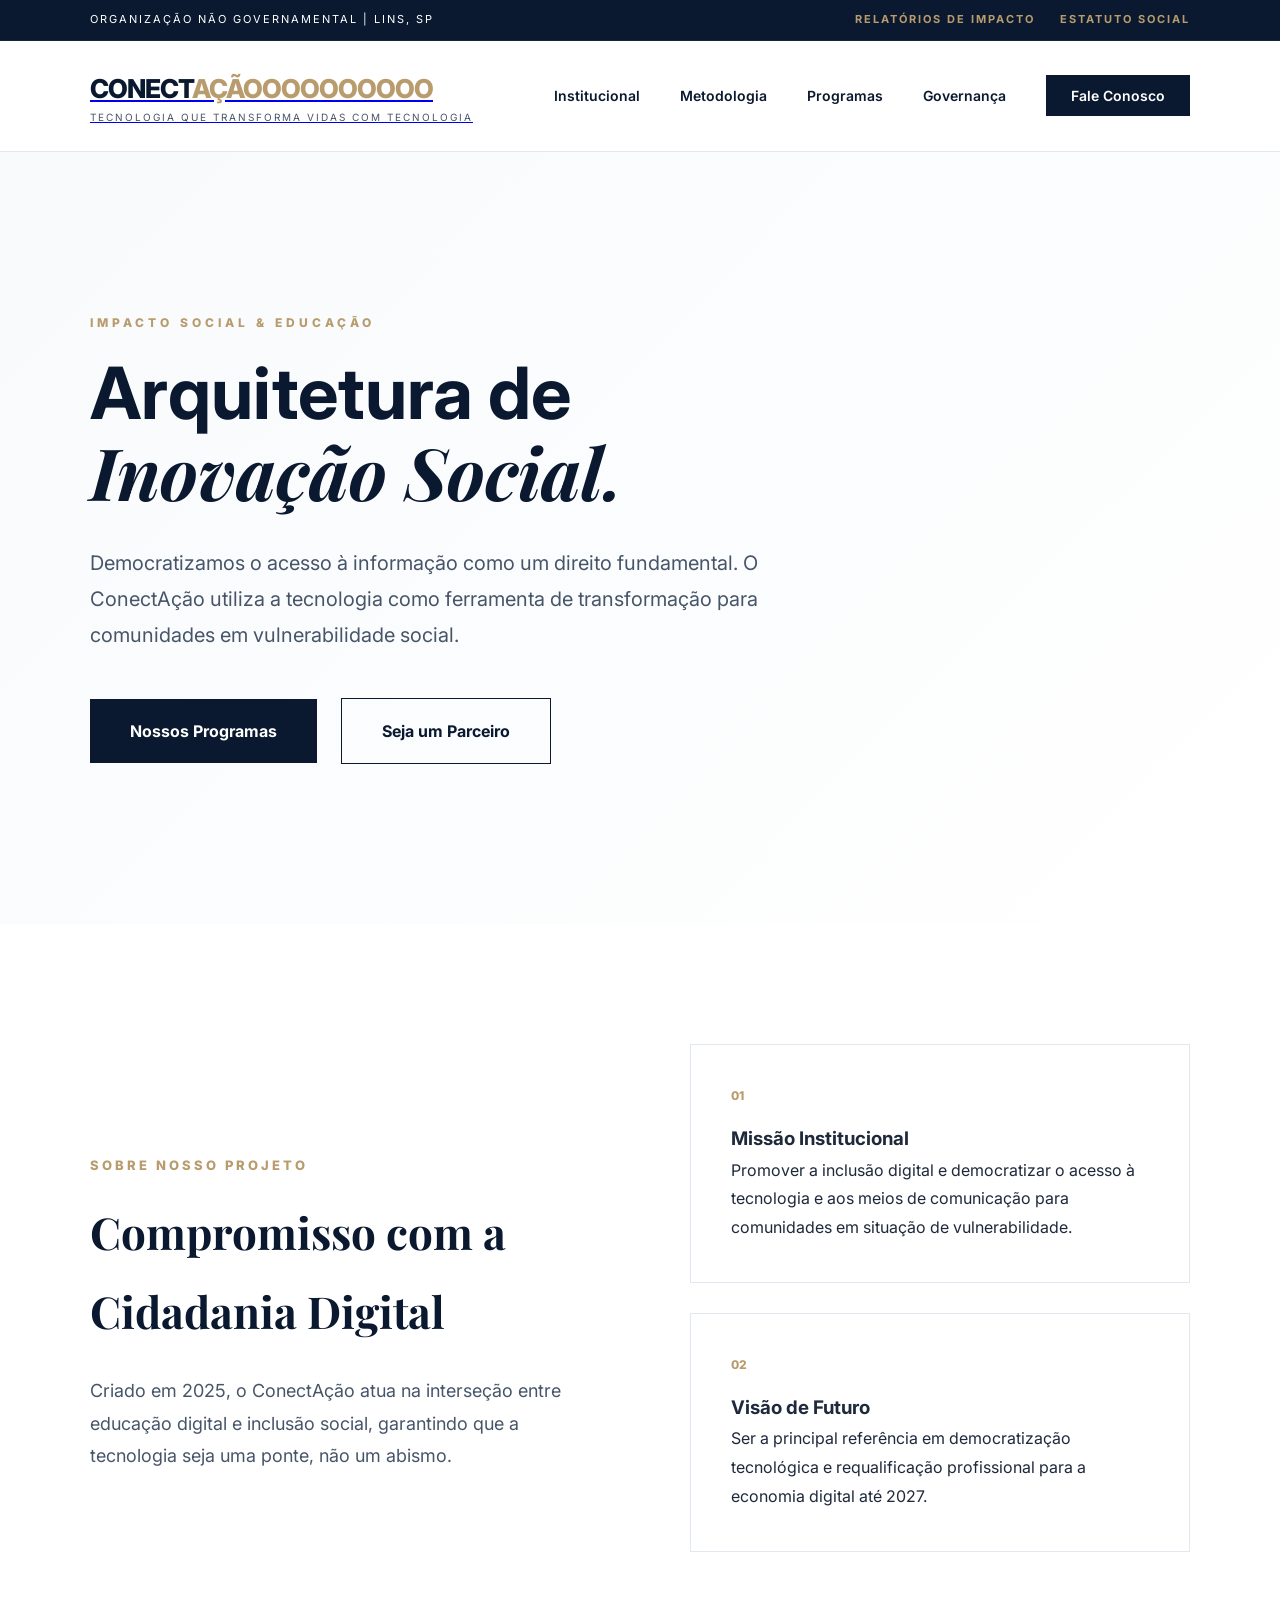
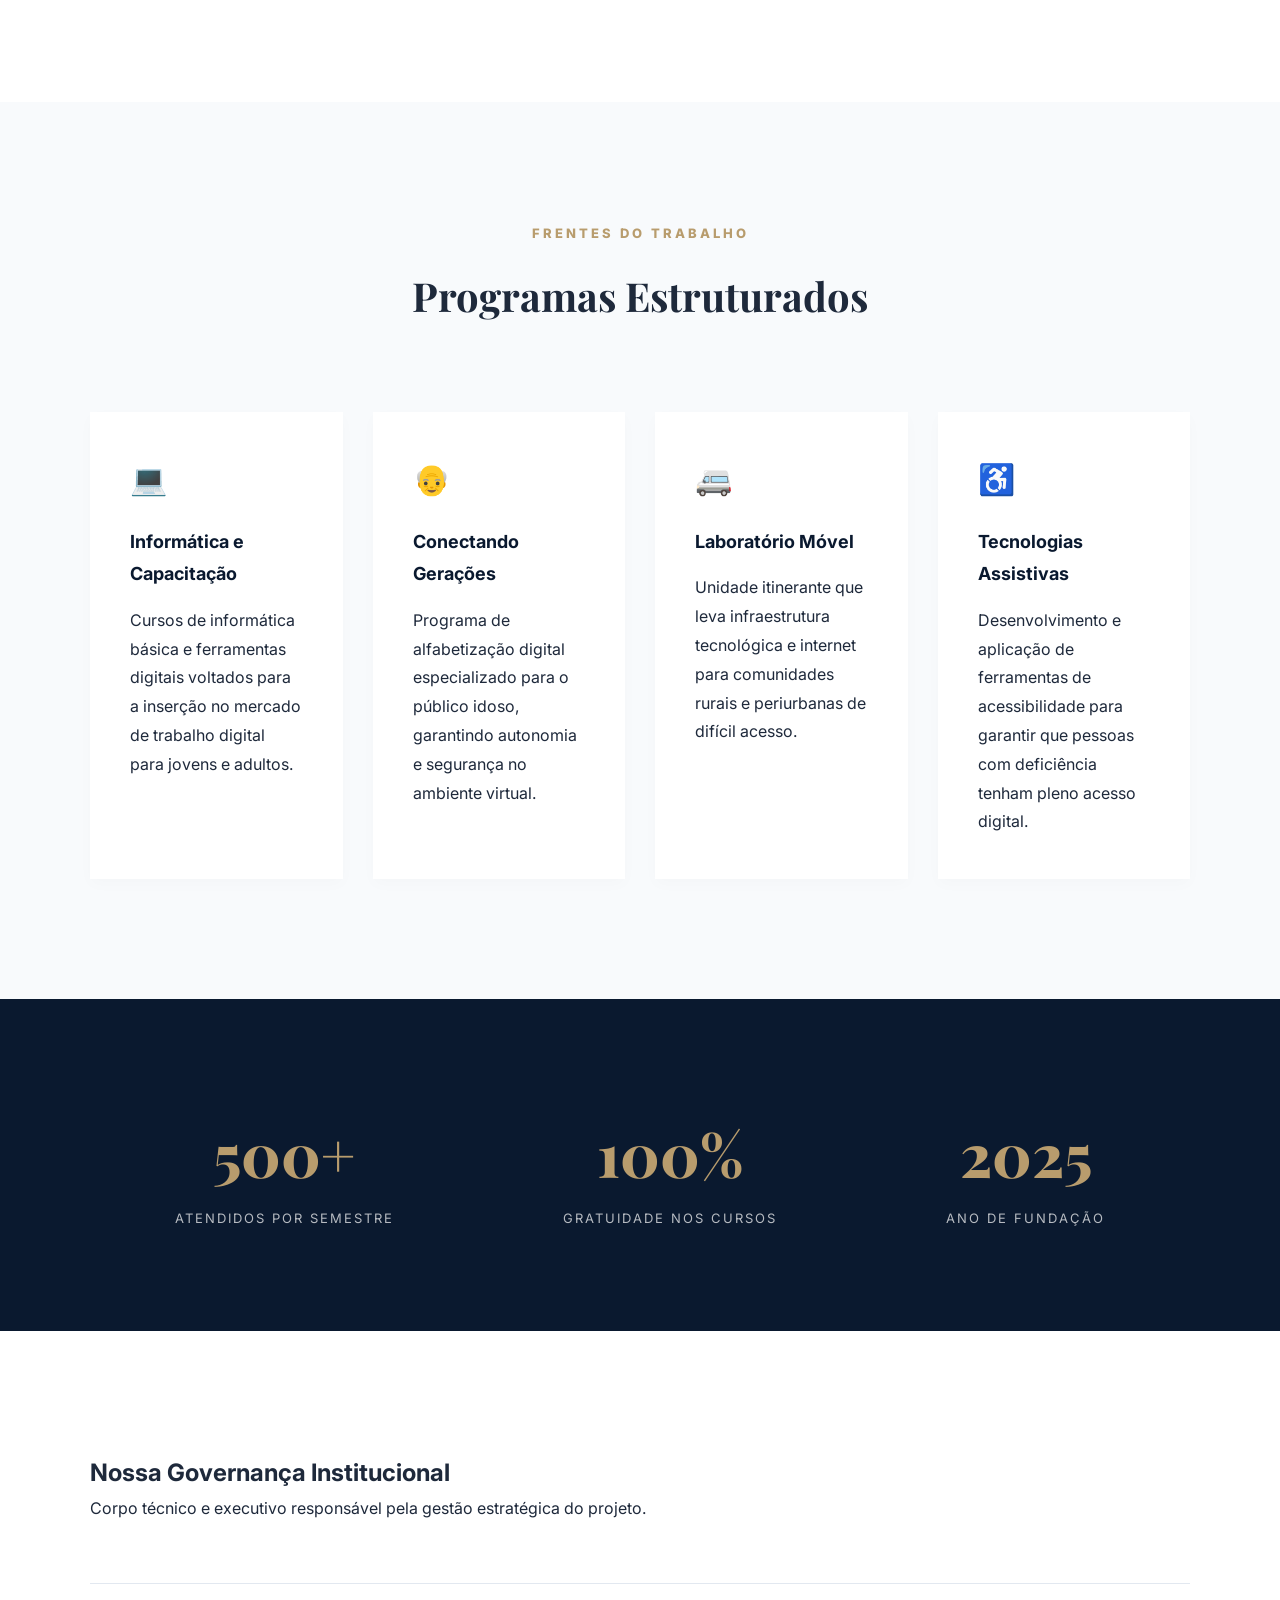
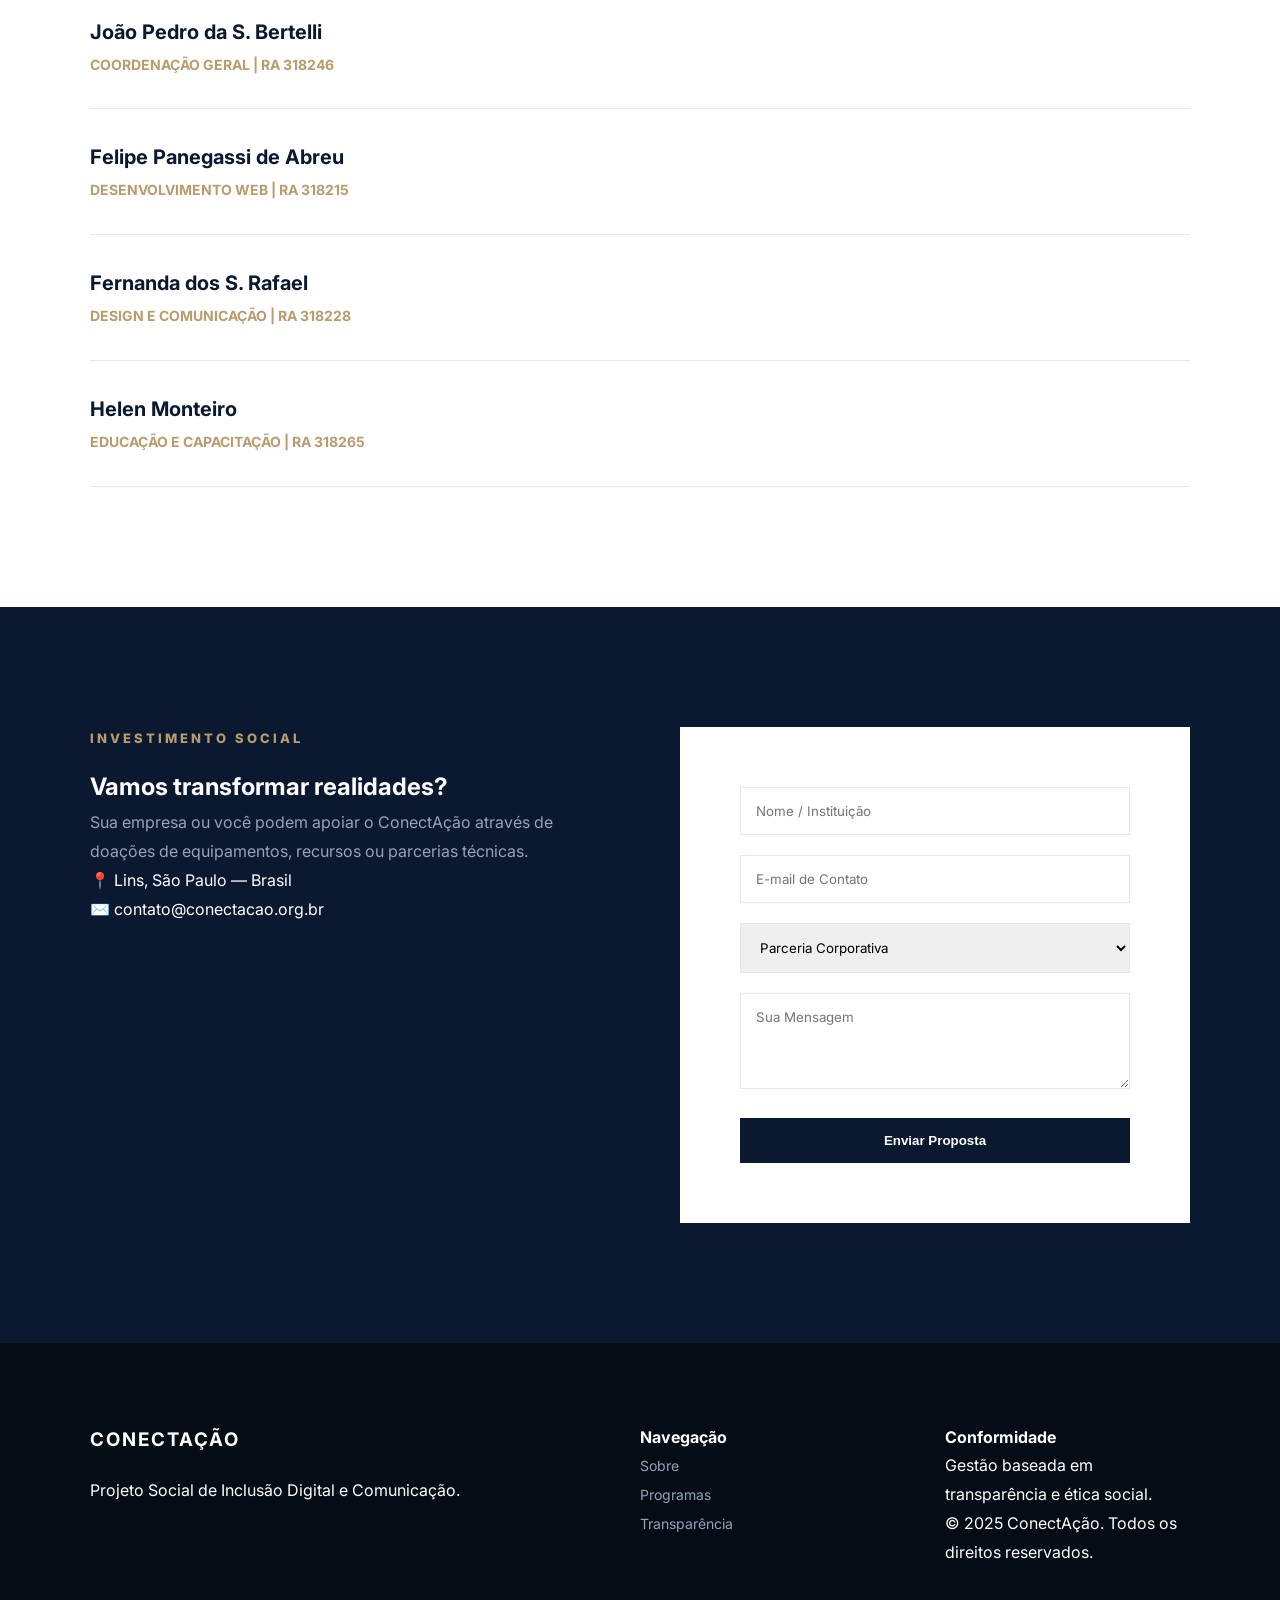
<file: index.html>
<!DOCTYPE html>
<html lang="pt-BR">
<head>
    <meta charset="UTF-8">
    <meta name="viewport" content="width=device-width, initial-scale=1.0">
    <title>ConectAção — Inclusão Digital e Responsabilidade Social</title>
    <link href="https://fonts.googleapis.com/css2?family=Playfair+Display:ital,wght@0,700;1,700&family=Inter:wght@300;400;500;600;700;800&display=swap" rel="stylesheet">
    <link rel="stylesheet" href="Styles.css">
</head>
<body>

    <aside class="top-bar">
        <div class="container flex-row">
            <div class="top-label">Organização Não Governamental | Lins, SP</div>
            <div class="top-nav">
                <a href="#transparencia">Relatórios de Impacto</a>
                <a href="#governanca">Estatuto Social</a>
            </div>
        </div>
    </aside>

    <header class="main-header">
        <div class="container header-wrapper">
            <div class="brand">
                <a href="#" class="logo-group">
                    <span class="logo-main">CONECT<span>AÇÃOOOOOOOOOO</span></span>
                    <span class="logo-tagline">Tecnologia que transforma vidas com tecnologia</span>
                </a>
            </div>
            <nav class="navigation">
                <ul class="nav-list">
                    <li><a href="#institucional">Institucional</a></li>
                    <li><a href="#metodologia">Metodologia</a></li>
                    <li><a href="#programas">Programas</a></li>
                    <li><a href="#equipe">Governança</a></li>
                    <li><a href="#contato" class="btn-nav">Fale Conosco</a></li>
                </ul>
            </nav>
        </div>
    </header>

    <main>
        <section class="hero-section">
            <div class="container">
                <div class="hero-grid">
                    <div class="hero-content">
                        <span class="category-tag">Impacto Social & Educação</span>
                        <h1>Arquitetura de <br><span class="serif">Inovação Social.</span></h1>
                        <p>Democratizamos o acesso à informação como um direito fundamental. O ConectAção utiliza a tecnologia como ferramenta de transformação para comunidades em vulnerabilidade social.</p>
                        <div class="hero-cta">
                            <a href="#programas" class="btn btn-dark">Nossos Programas</a>
                            <a href="#contato" class="btn btn-outline">Seja um Parceiro</a>
                        </div>
                    </div>
                </div>
            </div>
        </section>

        <section id="institucional" class="section-spacer">
            <div class="container">
                <div class="grid-2">
                    <div class="content-header">
                        <span class="overline">Sobre nosso Projeto</span>
                        <h2>Compromisso com a Cidadania Digital</h2>
                        <p class="text-lead">Criado em 2025, o ConectAção atua na interseção entre educação digital e inclusão social, garantindo que a tecnologia seja uma ponte, não um abismo.</p>
                    </div>
                    <div class="cards-stack">
                        <div class="info-card">
                            <div class="card-num">01</div>
                            <h3>Missão Institucional</h3>
                            <p>Promover a inclusão digital e democratizar o acesso à tecnologia e aos meios de comunicação para comunidades em situação de vulnerabilidade.</p>
                        </div>
                        <div class="info-card">
                            <div class="card-num">02</div>
                            <h3>Visão de Futuro</h3>
                            <p>Ser a principal referência em democratização tecnológica e requalificação profissional para a economia digital até 2027.</p>
                        </div>
                    </div>
                </div>
            </div>
        </section>

        <section id="programas" class="section-spacer bg-soft">
            <div class="container">
                <div class="center-header">
                    <span class="overline">Frentes do Trabalho</span>
                    <h2>Programas Estruturados</h2>
                </div>
                <div class="program-grid">
                    <article class="program-item">
                        <div class="p-icon">💻</div>
                        <h4>Informática e Capacitação</h4>
                        <p>Cursos de informática básica e ferramentas digitais voltados para a inserção no mercado de trabalho digital para jovens e adultos.</p>
                    </article>
                    <article class="program-item">
                        <div class="p-icon">👴</div>
                        <h4>Conectando Gerações</h4>
                        <p>Programa de alfabetização digital especializado para o público idoso, garantindo autonomia e segurança no ambiente virtual.</p>
                    </article>
                    <article class="program-item">
                        <div class="p-icon">🚐</div>
                        <h4>Laboratório Móvel</h4>
                        <p>Unidade itinerante que leva infraestrutura tecnológica e internet para comunidades rurais e periurbanas de difícil acesso.</p>
                    </article>
                    <article class="program-item">
                        <div class="p-icon">♿</div>
                        <h4>Tecnologias Assistivas</h4>
                        <p>Desenvolvimento e aplicação de ferramentas de acessibilidade para garantir que pessoas com deficiência tenham pleno acesso digital.</p>
                    </article>
                </div>
            </div>
        </section>

        <section class="impact-stats">
            <div class="container">
                <div class="stats-grid">
                    <div class="stat-box">
                        <div class="stat-value">500+</div>
                        <div class="stat-label">Atendidos por Semestre</div>
                    </div>
                    <div class="stat-box">
                        <div class="stat-value">100%</div>
                        <div class="stat-label">Gratuidade nos Cursos</div>
                    </div>
                    <div class="stat-box">
                        <div class="stat-value">2025</div>
                        <div class="stat-label">Ano de Fundação</div>
                    </div>
                </div>
            </div>
        </section>

        <section id="equipe" class="section-spacer">
            <div class="container">
                <div class="section-title-line">
                    <h2>Nossa Governança Institucional</h2>
                    <p>Corpo técnico e executivo responsável pela gestão estratégica do projeto.</p>
                </div>
                <div class="team-list">
                    <div class="member-entry">
                        <div class="member-info">
                            <strong>João Pedro da S. Bertelli</strong>
                            <span>Coordenação Geral | RA 318246</span>
                        </div>
                    </div>
                    <div class="member-entry">
                        <div class="member-info">
                            <strong>Felipe Panegassi de Abreu</strong>
                            <span>Desenvolvimento Web | RA 318215</span>
                        </div>
                    </div>
                    <div class="member-entry">
                        <div class="member-info">
                            <strong>Fernanda dos S. Rafael</strong>
                            <span>Design e Comunicação | RA 318228</span>
                        </div>
                    </div>
                    <div class="member-entry">
                        <div class="member-info">
                            <strong>Helen Monteiro </strong>
                            <span>Educação e Capacitação | RA 318265</span>
                        </div>
                    </div>
                </div>
            </div>
        </section>

        <section id="contato" class="section-spacer bg-dark">
            <div class="container">
                <div class="contact-wrapper">
                    <div class="contact-text">
                        <span class="overline gold">Investimento Social</span>
                        <h2 class="white">Vamos transformar realidades?</h2>
                        <p class="white-faded">Sua empresa ou você podem apoiar o ConectAção através de doações de equipamentos, recursos ou parcerias técnicas.</p>
                        <div class="contact-details">
                            <p class="white">📍 Lins, São Paulo — Brasil</p>
                            <p class="white">✉️ contato@conectacao.org.br</p>
                        </div>
                    </div>
                    <div class="contact-form">
                        <form>
                            <input type="text" placeholder="Nome / Instituição" required>
                            <input type="email" placeholder="E-mail de Contato" required>
                            <select>
                                <option>Parceria Corporativa</option>
                                <option>Doação de Equipamentos</option>
                                <option>Voluntariado Técnico</option>
                                <option>Dúvidas Gerais</option>
                            </select>
                            <textarea rows="4" placeholder="Sua Mensagem"></textarea>
                            <button type="submit" class="btn-submit">Enviar Proposta</button>
                        </form>
                    </div>
                </div>
            </div>
        </section>
    </main>

    <footer class="footer-corporate">
        <div class="container footer-grid">
            <div class="footer-brand">
                <h3>CONECTAÇÃO</h3>
                <p>Projeto Social de Inclusão Digital e Comunicação.</p>
            </div>
            <div class="footer-links">
                <h4>Navegação</h4>
                <ul>
                    <li><a href="#institucional">Sobre</a></li>
                    <li><a href="#programas">Programas</a></li>
                    <li><a href="#contato">Transparência</a></li>
                </ul>
            </div>
            <div class="footer-legal">
                <h4>Conformidade</h4>
                <p>Gestão baseada em transparência e ética social.</p>
                <p>&copy; 2025 ConectAção. Todos os direitos reservados.</p>
            </div>
        </div>
    </footer>

</body>
</html>
</file>
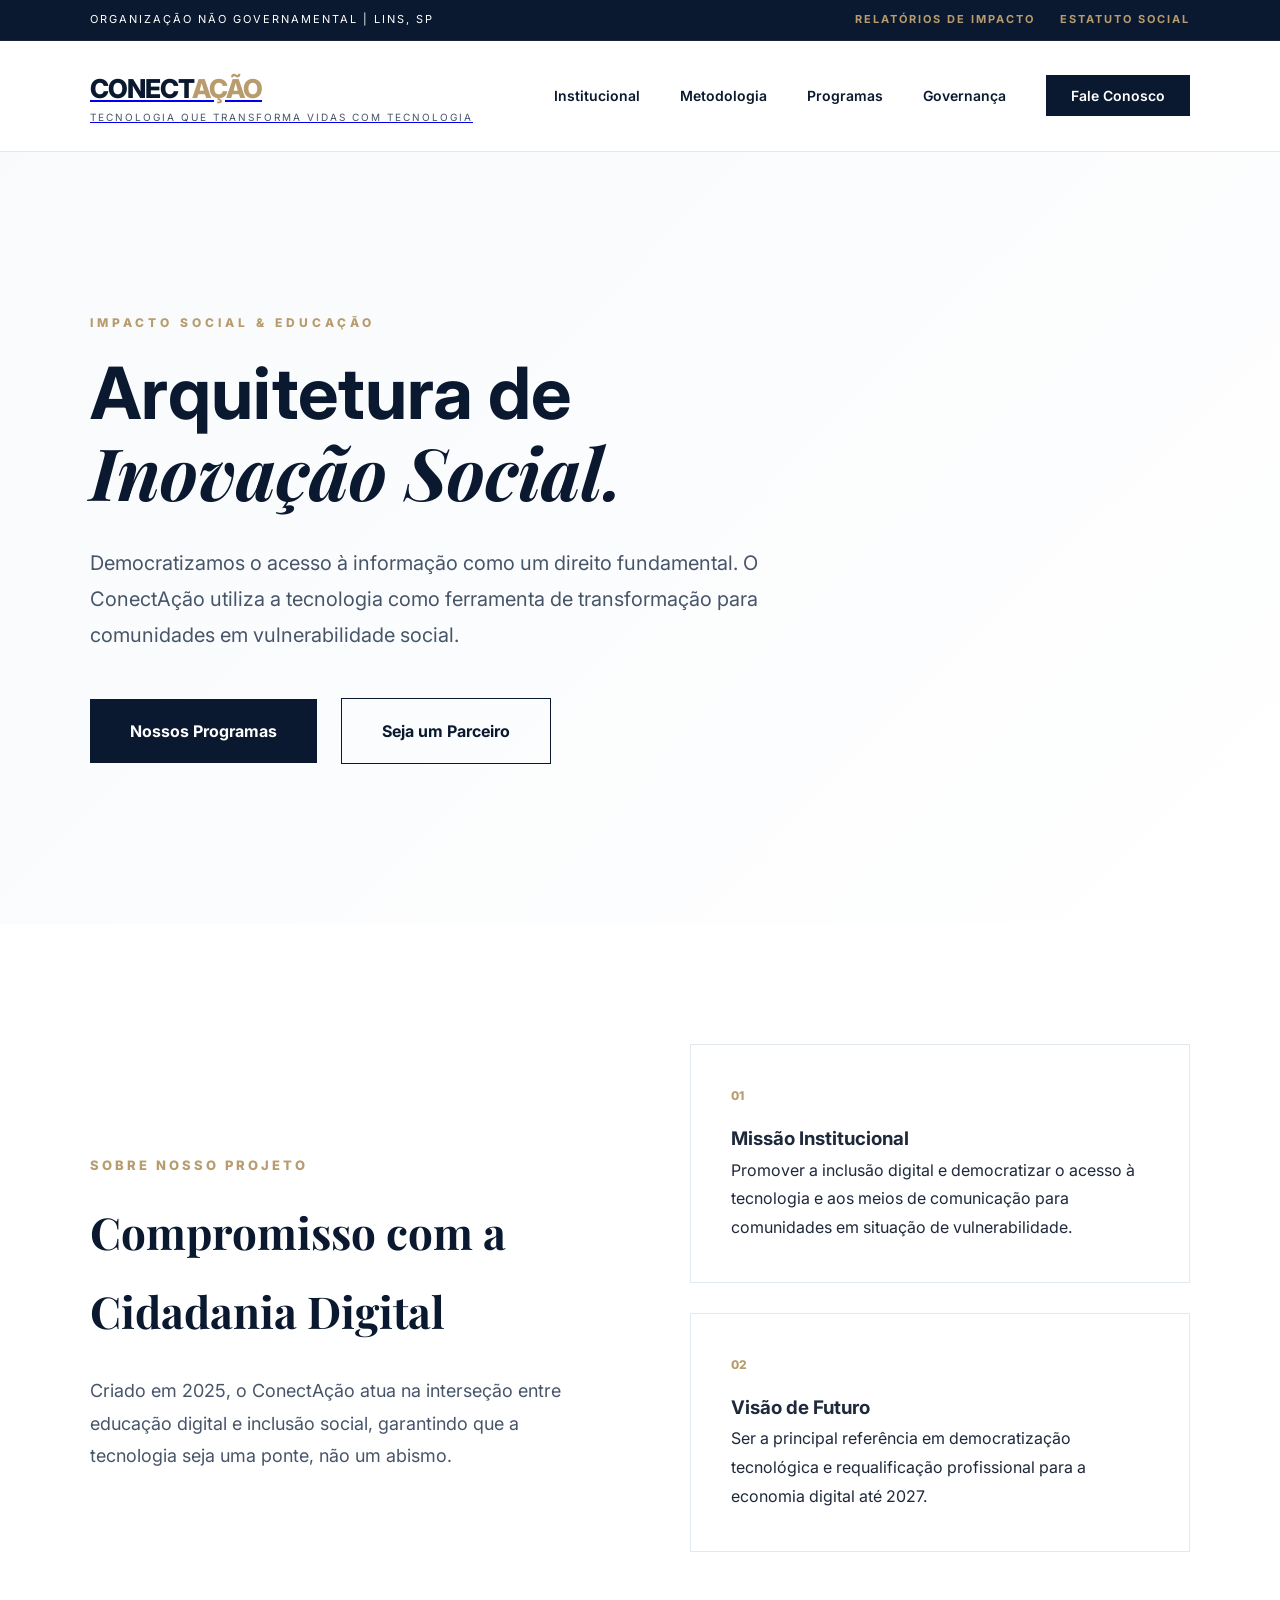
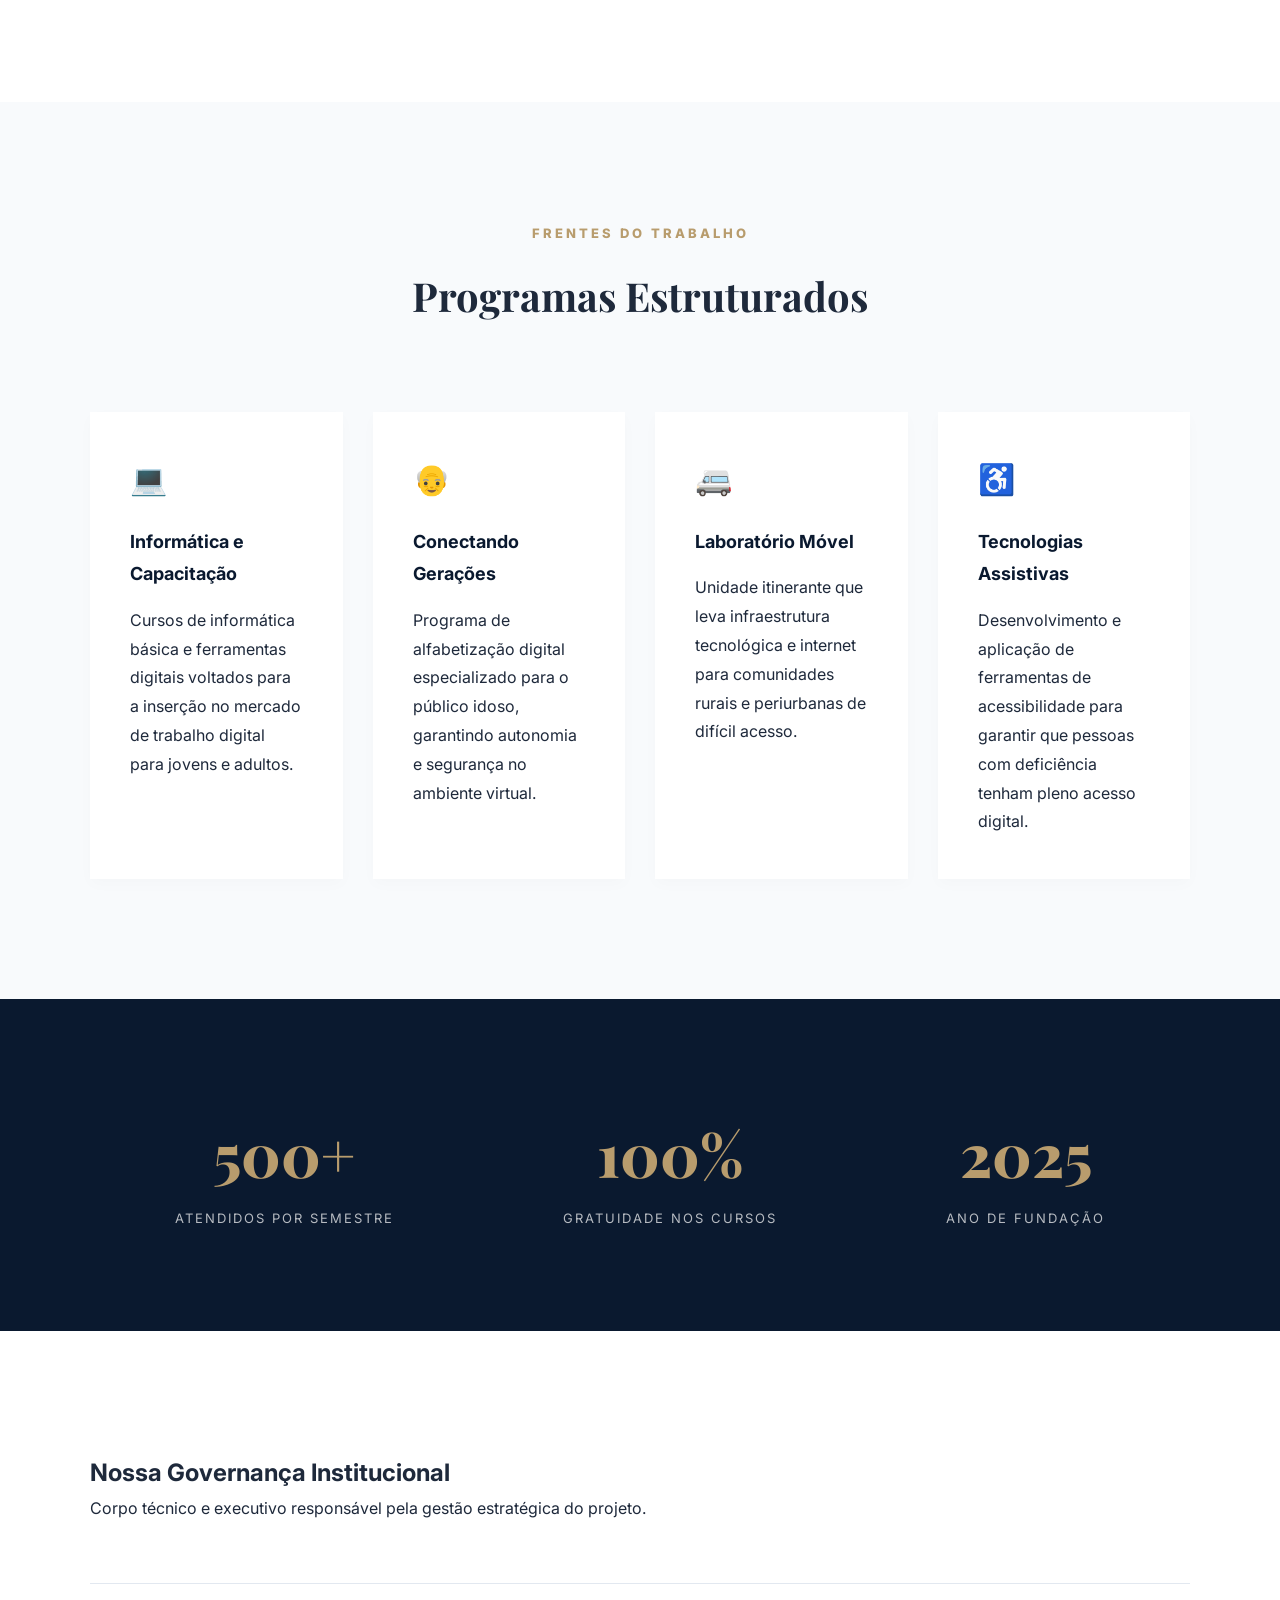
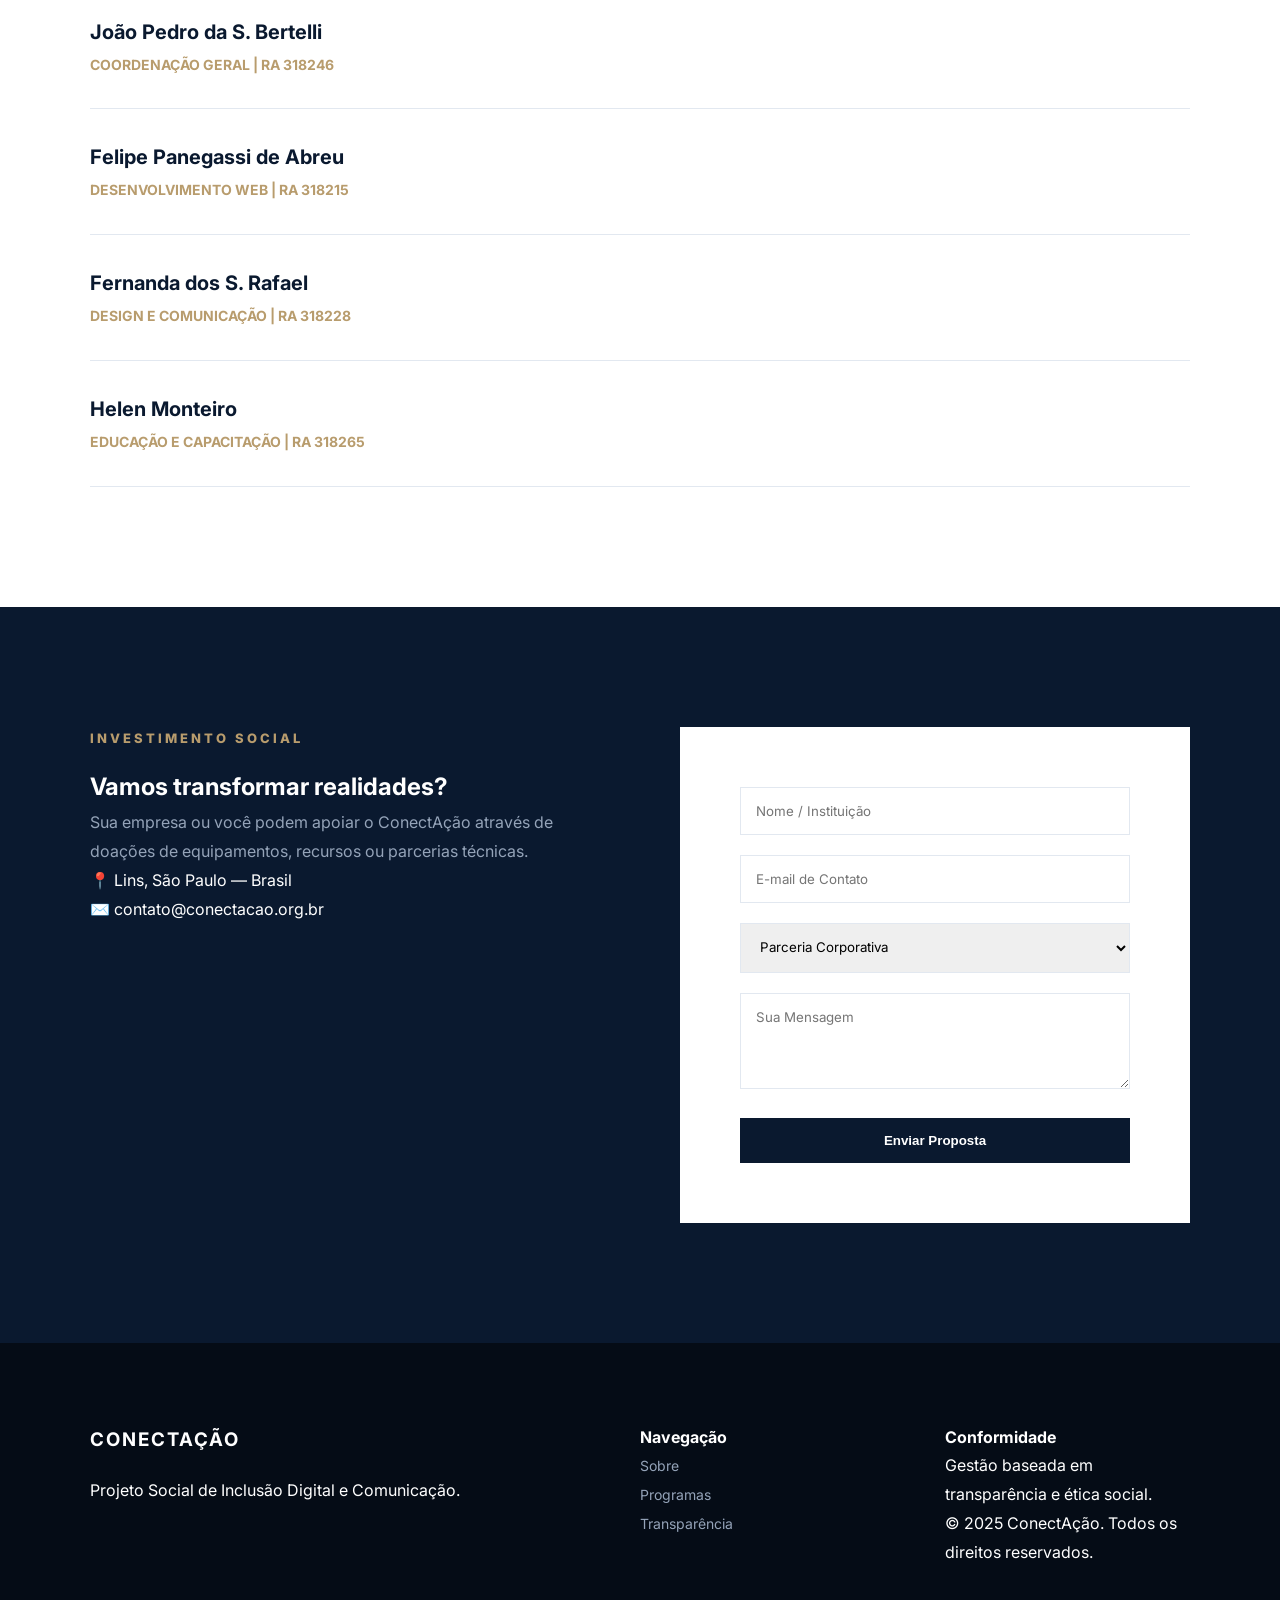
<file: conectacao/Index.html>
<!DOCTYPE html>
<html lang="pt-BR">
<head>
    <meta charset="UTF-8">
    <meta name="viewport" content="width=device-width, initial-scale=1.0">
    <title>ConectAção — Inclusão Digital e Responsabilidade Social</title>
    <link href="https://fonts.googleapis.com/css2?family=Playfair+Display:ital,wght@0,700;1,700&family=Inter:wght@300;400;500;600;700;800&display=swap" rel="stylesheet">
    <link rel="stylesheet" href="Styles.css">
</head>
<body>

    <aside class="top-bar">
        <div class="container flex-row">
            <div class="top-label">Organização Não Governamental | Lins, SP</div>
            <div class="top-nav">
                <a href="#transparencia">Relatórios de Impacto</a>
                <a href="#governanca">Estatuto Social</a>
            </div>
        </div>
    </aside>

    <header class="main-header">
        <div class="container header-wrapper">
            <div class="brand">
                <a href="#" class="logo-group">
                    <span class="logo-main">CONECT<span>AÇÃO</span></span>
                    <span class="logo-tagline">Tecnologia que transforma vidas com tecnologia</span>
                </a>
            </div>
            <nav class="navigation">
                <ul class="nav-list">
                    <li><a href="#institucional">Institucional</a></li>
                    <li><a href="#metodologia">Metodologia</a></li>
                    <li><a href="#programas">Programas</a></li>
                    <li><a href="#equipe">Governança</a></li>
                    <li><a href="#contato" class="btn-nav">Fale Conosco</a></li>
                </ul>
            </nav>
        </div>
    </header>

    <main>
        <section class="hero-section">
            <div class="container">
                <div class="hero-grid">
                    <div class="hero-content">
                        <span class="category-tag">Impacto Social & Educação</span>
                        <h1>Arquitetura de <br><span class="serif">Inovação Social.</span></h1>
                        <p>Democratizamos o acesso à informação como um direito fundamental. O ConectAção utiliza a tecnologia como ferramenta de transformação para comunidades em vulnerabilidade social.</p>
                        <div class="hero-cta">
                            <a href="#programas" class="btn btn-dark">Nossos Programas</a>
                            <a href="#contato" class="btn btn-outline">Seja um Parceiro</a>
                        </div>
                    </div>
                </div>
            </div>
        </section>

        <section id="institucional" class="section-spacer">
            <div class="container">
                <div class="grid-2">
                    <div class="content-header">
                        <span class="overline">Sobre nosso Projeto</span>
                        <h2>Compromisso com a Cidadania Digital</h2>
                        <p class="text-lead">Criado em 2025, o ConectAção atua na interseção entre educação digital e inclusão social, garantindo que a tecnologia seja uma ponte, não um abismo.</p>
                    </div>
                    <div class="cards-stack">
                        <div class="info-card">
                            <div class="card-num">01</div>
                            <h3>Missão Institucional</h3>
                            <p>Promover a inclusão digital e democratizar o acesso à tecnologia e aos meios de comunicação para comunidades em situação de vulnerabilidade.</p>
                        </div>
                        <div class="info-card">
                            <div class="card-num">02</div>
                            <h3>Visão de Futuro</h3>
                            <p>Ser a principal referência em democratização tecnológica e requalificação profissional para a economia digital até 2027.</p>
                        </div>
                    </div>
                </div>
            </div>
        </section>

        <section id="programas" class="section-spacer bg-soft">
            <div class="container">
                <div class="center-header">
                    <span class="overline">Frentes do Trabalho</span>
                    <h2>Programas Estruturados</h2>
                </div>
                <div class="program-grid">
                    <article class="program-item">
                        <div class="p-icon">💻</div>
                        <h4>Informática e Capacitação</h4>
                        <p>Cursos de informática básica e ferramentas digitais voltados para a inserção no mercado de trabalho digital para jovens e adultos.</p>
                    </article>
                    <article class="program-item">
                        <div class="p-icon">👴</div>
                        <h4>Conectando Gerações</h4>
                        <p>Programa de alfabetização digital especializado para o público idoso, garantindo autonomia e segurança no ambiente virtual.</p>
                    </article>
                    <article class="program-item">
                        <div class="p-icon">🚐</div>
                        <h4>Laboratório Móvel</h4>
                        <p>Unidade itinerante que leva infraestrutura tecnológica e internet para comunidades rurais e periurbanas de difícil acesso.</p>
                    </article>
                    <article class="program-item">
                        <div class="p-icon">♿</div>
                        <h4>Tecnologias Assistivas</h4>
                        <p>Desenvolvimento e aplicação de ferramentas de acessibilidade para garantir que pessoas com deficiência tenham pleno acesso digital.</p>
                    </article>
                </div>
            </div>
        </section>

        <section class="impact-stats">
            <div class="container">
                <div class="stats-grid">
                    <div class="stat-box">
                        <div class="stat-value">500+</div>
                        <div class="stat-label">Atendidos por Semestre</div>
                    </div>
                    <div class="stat-box">
                        <div class="stat-value">100%</div>
                        <div class="stat-label">Gratuidade nos Cursos</div>
                    </div>
                    <div class="stat-box">
                        <div class="stat-value">2025</div>
                        <div class="stat-label">Ano de Fundação</div>
                    </div>
                </div>
            </div>
        </section>

        <section id="equipe" class="section-spacer">
            <div class="container">
                <div class="section-title-line">
                    <h2>Nossa Governança Institucional</h2>
                    <p>Corpo técnico e executivo responsável pela gestão estratégica do projeto.</p>
                </div>
                <div class="team-list">
                    <div class="member-entry">
                        <div class="member-info">
                            <strong>João Pedro da S. Bertelli</strong>
                            <span>Coordenação Geral | RA 318246</span>
                        </div>
                    </div>
                    <div class="member-entry">
                        <div class="member-info">
                            <strong>Felipe Panegassi de Abreu</strong>
                            <span>Desenvolvimento Web | RA 318215</span>
                        </div>
                    </div>
                    <div class="member-entry">
                        <div class="member-info">
                            <strong>Fernanda dos S. Rafael</strong>
                            <span>Design e Comunicação | RA 318228</span>
                        </div>
                    </div>
                    <div class="member-entry">
                        <div class="member-info">
                            <strong>Helen Monteiro </strong>
                            <span>Educação e Capacitação | RA 318265</span>
                        </div>
                    </div>
                </div>
            </div>
        </section>

        <section id="contato" class="section-spacer bg-dark">
            <div class="container">
                <div class="contact-wrapper">
                    <div class="contact-text">
                        <span class="overline gold">Investimento Social</span>
                        <h2 class="white">Vamos transformar realidades?</h2>
                        <p class="white-faded">Sua empresa ou você podem apoiar o ConectAção através de doações de equipamentos, recursos ou parcerias técnicas.</p>
                        <div class="contact-details">
                            <p class="white">📍 Lins, São Paulo — Brasil</p>
                            <p class="white">✉️ contato@conectacao.org.br</p>
                        </div>
                    </div>
                    <div class="contact-form">
                        <form>
                            <input type="text" placeholder="Nome / Instituição" required>
                            <input type="email" placeholder="E-mail de Contato" required>
                            <select>
                                <option>Parceria Corporativa</option>
                                <option>Doação de Equipamentos</option>
                                <option>Voluntariado Técnico</option>
                                <option>Dúvidas Gerais</option>
                            </select>
                            <textarea rows="4" placeholder="Sua Mensagem"></textarea>
                            <button type="submit" class="btn-submit">Enviar Proposta</button>
                        </form>
                    </div>
                </div>
            </div>
        </section>
    </main>

    <footer class="footer-corporate">
        <div class="container footer-grid">
            <div class="footer-brand">
                <h3>CONECTAÇÃO</h3>
                <p>Projeto Social de Inclusão Digital e Comunicação.</p>
            </div>
            <div class="footer-links">
                <h4>Navegação</h4>
                <ul>
                    <li><a href="#institucional">Sobre</a></li>
                    <li><a href="#programas">Programas</a></li>
                    <li><a href="#contato">Transparência</a></li>
                </ul>
            </div>
            <div class="footer-legal">
                <h4>Conformidade</h4>
                <p>Gestão baseada em transparência e ética social.</p>
                <p>&copy; 2025 ConectAção. Todos os direitos reservados.</p>
            </div>
        </div>
    </footer>

</body>
</html>
</file>
<file: Styles.css>
/* 1. VARIÁVEIS E SISTEMA DE DESIGN */
:root {
    --navy-blue: #0a192f;
    --navy-light: #112240;
    --gold-subtle: #b89c6d;
    --gold-dark: #967d48;
    --slate-dark: #1e293b;
    --slate-text: #475569;
    --border-gray: #e2e8f0;
    --soft-bg: #f8fafc;
    --pure-white: #ffffff;
    --transition-smooth: all 0.5s cubic-bezier(0.165, 0.84, 0.44, 1);
    --container-width: 1140px;
}

/* 2. CONFIGURAÇÕES BASE */
* {
    margin: 0;
    padding: 0;
    box-sizing: border-box;
}

html {
    scroll-behavior: smooth;
}

body {
    font-family: 'Inter', sans-serif;
    color: var(--slate-dark);
    line-height: 1.8;
    background-color: var(--pure-white);
    -webkit-font-smoothing: antialiased;
}

/* 3. UTILITÁRIOS DE LAYOUT */
.container {
    max-width: var(--container-width);
    margin: 0 auto;
    padding: 0 20px;
}

.flex-row {
    display: flex;
    justify-content: space-between;
    align-items: center;
}

.section-spacer {
    padding: 120px 0;
}

.bg-soft { background-color: var(--soft-bg); }
.bg-dark { background-color: var(--navy-blue); }

.white { color: var(--pure-white); }
.white-faded { color: #94a3b8; }
.serif { font-family: 'Playfair Display', serif; font-style: italic; }

/* 4. TOP BAR & HEADER */
.top-bar {
    background: var(--navy-blue);
    color: var(--pure-white);
    font-size: 11px;
    padding: 10px 0;
    text-transform: uppercase;
    letter-spacing: 2px;
    border-bottom: 1px solid rgba(255,255,255,0.05);
}

.top-nav a {
    color: var(--gold-subtle);
    text-decoration: none;
    margin-left: 20px;
    font-weight: 700;
}

.main-header {
    padding: 25px 0;
    border-bottom: 1px solid var(--border-gray);
    position: sticky;
    top: 0;
    background: rgba(255,255,255,0.98);
    z-index: 1000;
}

.header-wrapper {
    display: flex;
    justify-content: space-between;
    align-items: center;
}

.logo-main {
    font-weight: 800;
    font-size: 26px;
    letter-spacing: -1px;
    color: var(--navy-blue);
    display: block;
}

.logo-main span { color: var(--gold-subtle); }

.logo-tagline {
    font-size: 10px;
    text-transform: uppercase;
    letter-spacing: 2px;
    color: var(--slate-text);
    display: block;
    margin-top: -5px;
}

.nav-list {
    display: flex;
    list-style: none;
    gap: 40px;
    align-items: center;
}

.nav-list a {
    text-decoration: none;
    color: var(--navy-blue);
    font-size: 14px;
    font-weight: 600;
    transition: var(--transition-smooth);
}

.nav-list a:hover { color: var(--gold-subtle); }

.btn-nav {
    background: var(--navy-blue);
    color: #fff !important;
    padding: 12px 25px;
    border-radius: 0;
}

/* 5. HERO SECTION */
.hero-section {
    padding: 160px 0;
    background: linear-gradient(135deg, var(--soft-bg) 0%, #ffffff 100%);
    position: relative;
    overflow: hidden;
}

.hero-grid {
    display: grid;
    grid-template-columns: 1fr;
}

.category-tag {
    color: var(--gold-subtle);
    text-transform: uppercase;
    font-weight: 800;
    font-size: 12px;
    letter-spacing: 4px;
    display: block;
    margin-bottom: 20px;
}

.hero-content h1 {
    font-size: 72px;
    line-height: 1.1;
    color: var(--navy-blue);
    margin-bottom: 30px;
}

.hero-content p {
    font-size: 20px;
    max-width: 700px;
    color: var(--slate-text);
    margin-bottom: 45px;
}

.btn {
    padding: 18px 40px;
    text-decoration: none;
    font-weight: 700;
    display: inline-block;
    transition: var(--transition-smooth);
}

.btn-dark { background: var(--navy-blue); color: #fff; }
.btn-outline { border: 1px solid var(--navy-blue); color: var(--navy-blue); margin-left: 20px; }

/* 6. INSTITUCIONAL GRID */
.grid-2 {
    display: grid;
    grid-template-columns: 1fr 1fr;
    gap: 100px;
    align-items: center;
}

.overline {
    color: var(--gold-subtle);
    text-transform: uppercase;
    font-size: 13px;
    font-weight: 800;
    letter-spacing: 3px;
    display: block;
    margin-bottom: 15px;
}

.content-header h2 {
    font-family: 'Playfair Display', serif;
    font-size: 44px;
    color: var(--navy-blue);
    margin-bottom: 25px;
}

.text-lead { font-size: 18px; color: var(--slate-text); }

.info-card {
    padding: 40px;
    border: 1px solid var(--border-gray);
    margin-bottom: 30px;
    transition: var(--transition-smooth);
}

.info-card:hover { border-color: var(--gold-subtle); transform: translateY(-5px); }

.card-num { color: var(--gold-subtle); font-weight: 800; font-size: 12px; margin-bottom: 15px; }

/* 7. PROGRAMAS GRID */
.center-header { text-align: center; margin-bottom: 80px; }
.center-header h2 { font-family: 'Playfair Display', serif; font-size: 40px; }

.program-grid {
    display: grid;
    grid-template-columns: repeat(4, 1fr);
    gap: 30px;
}

.program-item {
    background: #fff;
    padding: 40px;
    border-bottom: 3px solid transparent;
    transition: var(--transition-smooth);
    box-shadow: 0 5px 15px rgba(0,0,0,0.02);
}

.program-item:hover {
    border-bottom-color: var(--gold-subtle);
    box-shadow: 0 20px 40px rgba(0,0,0,0.05);
}

.p-icon { font-size: 30px; margin-bottom: 20px; }
.program-item h4 { margin-bottom: 15px; color: var(--navy-blue); font-size: 18px; }

/* 8. ESTATÍSTICAS */
.impact-stats {
    padding: 100px 0;
    background: var(--navy-blue);
    color: #fff;
}

.stats-grid {
    display: flex;
    justify-content: space-around;
    text-align: center;
}

.stat-value { font-size: 60px; font-weight: 800; color: var(--gold-subtle); font-family: 'Playfair Display', serif; }
.stat-label { text-transform: uppercase; letter-spacing: 2px; font-size: 13px; opacity: 0.7; }

/* 9. GOVERNANÇA LISTA */
.team-list { margin-top: 60px; border-top: 1px solid var(--border-gray); }
.member-entry {
    padding: 30px 0;
    border-bottom: 1px solid var(--border-gray);
    display: flex;
    justify-content: space-between;
}

.member-info strong { font-size: 20px; color: var(--navy-blue); display: block; }
.member-info span { font-size: 14px; color: var(--gold-subtle); font-weight: 700; text-transform: uppercase; }

/* 10. CONTATO & FORMULÁRIO */
.contact-wrapper {
    display: grid;
    grid-template-columns: 1fr 1fr;
    gap: 80px;
}

.contact-form {
    background: #fff;
    padding: 60px;
}

.contact-form input, .contact-form select, .contact-form textarea {
    width: 100%;
    padding: 15px;
    margin-bottom: 20px;
    border: 1px solid var(--border-gray);
    font-family: inherit;
}

.btn-submit {
    background: var(--navy-blue);
    color: #fff;
    padding: 15px 30px;
    border: none;
    font-weight: 800;
    cursor: pointer;
    width: 100%;
}

/* 11. FOOTER */
.footer-corporate {
    background: #050c16;
    color: #fff;
    padding: 80px 0 40px;
}

.footer-grid { display: grid; grid-template-columns: 2fr 1fr 1fr; gap: 60px; }
.footer-brand h3 { letter-spacing: 2px; margin-bottom: 20px; }
.footer-links ul { list-style: none; }
.footer-links a { color: #94a3b8; text-decoration: none; font-size: 14px; }

/* 12. RESPONSIVIDADE ADAPTATIVA */
@media (max-width: 992px) {
    .grid-2, .contact-wrapper { grid-template-columns: 1fr; gap: 50px; }
    .program-grid { grid-template-columns: repeat(2, 1fr); }
    .hero-content h1 { font-size: 50px; }
}

@media (max-width: 768px) {
    .stats-grid { flex-direction: column; gap: 40px; }
    .nav-list { display: none; } /* Implementar Menu Mobile se necessário */
    .hero-section { padding: 100px 0; }
}
</file>
<file: conectacao/Styles.css>
/* 1. VARIÁVEIS E SISTEMA DE DESIGN */
:root {
    --navy-blue: #0a192f;
    --navy-light: #112240;
    --gold-subtle: #b89c6d;
    --gold-dark: #967d48;
    --slate-dark: #1e293b;
    --slate-text: #475569;
    --border-gray: #e2e8f0;
    --soft-bg: #f8fafc;
    --pure-white: #ffffff;
    --transition-smooth: all 0.5s cubic-bezier(0.165, 0.84, 0.44, 1);
    --container-width: 1140px;
}

/* 2. CONFIGURAÇÕES BASE */
* {
    margin: 0;
    padding: 0;
    box-sizing: border-box;
}

html {
    scroll-behavior: smooth;
}

body {
    font-family: 'Inter', sans-serif;
    color: var(--slate-dark);
    line-height: 1.8;
    background-color: var(--pure-white);
    -webkit-font-smoothing: antialiased;
}

/* 3. UTILITÁRIOS DE LAYOUT */
.container {
    max-width: var(--container-width);
    margin: 0 auto;
    padding: 0 20px;
}

.flex-row {
    display: flex;
    justify-content: space-between;
    align-items: center;
}

.section-spacer {
    padding: 120px 0;
}

.bg-soft { background-color: var(--soft-bg); }
.bg-dark { background-color: var(--navy-blue); }

.white { color: var(--pure-white); }
.white-faded { color: #94a3b8; }
.serif { font-family: 'Playfair Display', serif; font-style: italic; }

/* 4. TOP BAR & HEADER */
.top-bar {
    background: var(--navy-blue);
    color: var(--pure-white);
    font-size: 11px;
    padding: 10px 0;
    text-transform: uppercase;
    letter-spacing: 2px;
    border-bottom: 1px solid rgba(255,255,255,0.05);
}

.top-nav a {
    color: var(--gold-subtle);
    text-decoration: none;
    margin-left: 20px;
    font-weight: 700;
}

.main-header {
    padding: 25px 0;
    border-bottom: 1px solid var(--border-gray);
    position: sticky;
    top: 0;
    background: rgba(255,255,255,0.98);
    z-index: 1000;
}

.header-wrapper {
    display: flex;
    justify-content: space-between;
    align-items: center;
}

.logo-main {
    font-weight: 800;
    font-size: 26px;
    letter-spacing: -1px;
    color: var(--navy-blue);
    display: block;
}

.logo-main span { color: var(--gold-subtle); }

.logo-tagline {
    font-size: 10px;
    text-transform: uppercase;
    letter-spacing: 2px;
    color: var(--slate-text);
    display: block;
    margin-top: -5px;
}

.nav-list {
    display: flex;
    list-style: none;
    gap: 40px;
    align-items: center;
}

.nav-list a {
    text-decoration: none;
    color: var(--navy-blue);
    font-size: 14px;
    font-weight: 600;
    transition: var(--transition-smooth);
}

.nav-list a:hover { color: var(--gold-subtle); }

.btn-nav {
    background: var(--navy-blue);
    color: #fff !important;
    padding: 12px 25px;
    border-radius: 0;
}

/* 5. HERO SECTION */
.hero-section {
    padding: 160px 0;
    background: linear-gradient(135deg, var(--soft-bg) 0%, #ffffff 100%);
    position: relative;
    overflow: hidden;
}

.hero-grid {
    display: grid;
    grid-template-columns: 1fr;
}

.category-tag {
    color: var(--gold-subtle);
    text-transform: uppercase;
    font-weight: 800;
    font-size: 12px;
    letter-spacing: 4px;
    display: block;
    margin-bottom: 20px;
}

.hero-content h1 {
    font-size: 72px;
    line-height: 1.1;
    color: var(--navy-blue);
    margin-bottom: 30px;
}

.hero-content p {
    font-size: 20px;
    max-width: 700px;
    color: var(--slate-text);
    margin-bottom: 45px;
}

.btn {
    padding: 18px 40px;
    text-decoration: none;
    font-weight: 700;
    display: inline-block;
    transition: var(--transition-smooth);
}

.btn-dark { background: var(--navy-blue); color: #fff; }
.btn-outline { border: 1px solid var(--navy-blue); color: var(--navy-blue); margin-left: 20px; }

/* 6. INSTITUCIONAL GRID */
.grid-2 {
    display: grid;
    grid-template-columns: 1fr 1fr;
    gap: 100px;
    align-items: center;
}

.overline {
    color: var(--gold-subtle);
    text-transform: uppercase;
    font-size: 13px;
    font-weight: 800;
    letter-spacing: 3px;
    display: block;
    margin-bottom: 15px;
}

.content-header h2 {
    font-family: 'Playfair Display', serif;
    font-size: 44px;
    color: var(--navy-blue);
    margin-bottom: 25px;
}

.text-lead { font-size: 18px; color: var(--slate-text); }

.info-card {
    padding: 40px;
    border: 1px solid var(--border-gray);
    margin-bottom: 30px;
    transition: var(--transition-smooth);
}

.info-card:hover { border-color: var(--gold-subtle); transform: translateY(-5px); }

.card-num { color: var(--gold-subtle); font-weight: 800; font-size: 12px; margin-bottom: 15px; }

/* 7. PROGRAMAS GRID */
.center-header { text-align: center; margin-bottom: 80px; }
.center-header h2 { font-family: 'Playfair Display', serif; font-size: 40px; }

.program-grid {
    display: grid;
    grid-template-columns: repeat(4, 1fr);
    gap: 30px;
}

.program-item {
    background: #fff;
    padding: 40px;
    border-bottom: 3px solid transparent;
    transition: var(--transition-smooth);
    box-shadow: 0 5px 15px rgba(0,0,0,0.02);
}

.program-item:hover {
    border-bottom-color: var(--gold-subtle);
    box-shadow: 0 20px 40px rgba(0,0,0,0.05);
}

.p-icon { font-size: 30px; margin-bottom: 20px; }
.program-item h4 { margin-bottom: 15px; color: var(--navy-blue); font-size: 18px; }

/* 8. ESTATÍSTICAS */
.impact-stats {
    padding: 100px 0;
    background: var(--navy-blue);
    color: #fff;
}

.stats-grid {
    display: flex;
    justify-content: space-around;
    text-align: center;
}

.stat-value { font-size: 60px; font-weight: 800; color: var(--gold-subtle); font-family: 'Playfair Display', serif; }
.stat-label { text-transform: uppercase; letter-spacing: 2px; font-size: 13px; opacity: 0.7; }

/* 9. GOVERNANÇA LISTA */
.team-list { margin-top: 60px; border-top: 1px solid var(--border-gray); }
.member-entry {
    padding: 30px 0;
    border-bottom: 1px solid var(--border-gray);
    display: flex;
    justify-content: space-between;
}

.member-info strong { font-size: 20px; color: var(--navy-blue); display: block; }
.member-info span { font-size: 14px; color: var(--gold-subtle); font-weight: 700; text-transform: uppercase; }

/* 10. CONTATO & FORMULÁRIO */
.contact-wrapper {
    display: grid;
    grid-template-columns: 1fr 1fr;
    gap: 80px;
}

.contact-form {
    background: #fff;
    padding: 60px;
}

.contact-form input, .contact-form select, .contact-form textarea {
    width: 100%;
    padding: 15px;
    margin-bottom: 20px;
    border: 1px solid var(--border-gray);
    font-family: inherit;
}

.btn-submit {
    background: var(--navy-blue);
    color: #fff;
    padding: 15px 30px;
    border: none;
    font-weight: 800;
    cursor: pointer;
    width: 100%;
}

/* 11. FOOTER */
.footer-corporate {
    background: #050c16;
    color: #fff;
    padding: 80px 0 40px;
}

.footer-grid { display: grid; grid-template-columns: 2fr 1fr 1fr; gap: 60px; }
.footer-brand h3 { letter-spacing: 2px; margin-bottom: 20px; }
.footer-links ul { list-style: none; }
.footer-links a { color: #94a3b8; text-decoration: none; font-size: 14px; }

/* 12. RESPONSIVIDADE ADAPTATIVA */
@media (max-width: 992px) {
    .grid-2, .contact-wrapper { grid-template-columns: 1fr; gap: 50px; }
    .program-grid { grid-template-columns: repeat(2, 1fr); }
    .hero-content h1 { font-size: 50px; }
}

@media (max-width: 768px) {
    .stats-grid { flex-direction: column; gap: 40px; }
    .nav-list { display: none; } /* Implementar Menu Mobile se necessário */
    .hero-section { padding: 100px 0; }
}
</file>
